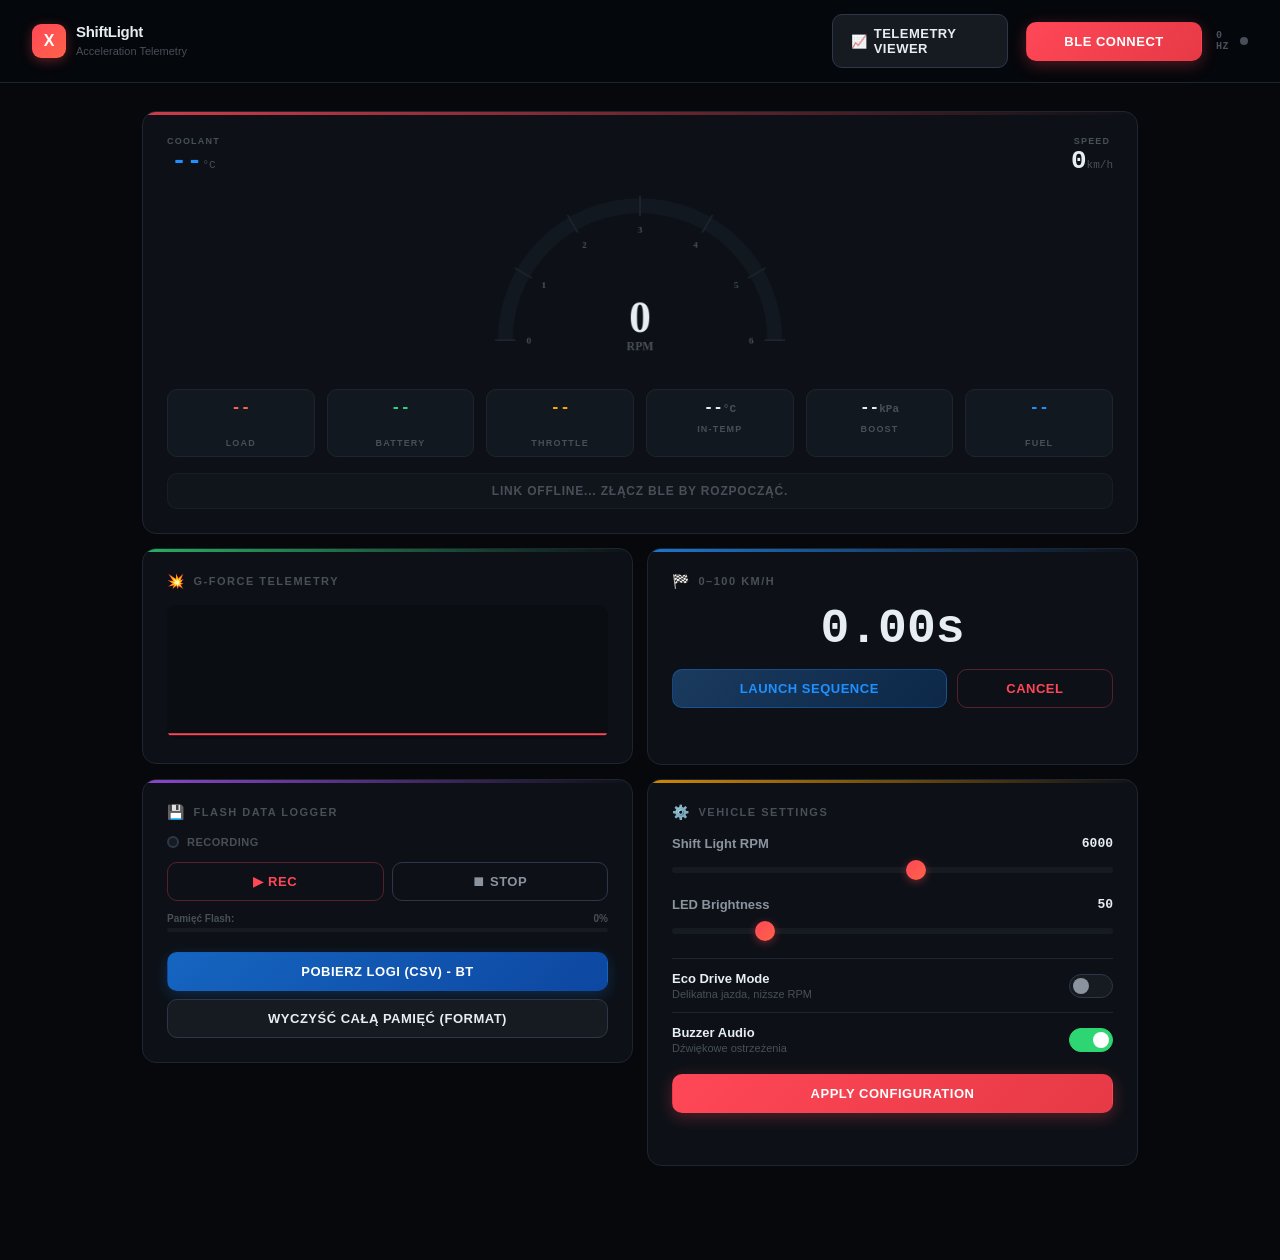
<file: index.html>
<!DOCTYPE html>
<html>
<head>
  <meta charset="utf-8">
  <title>XIAO ShiftLight Dashboard</title>
  <!-- Błyskawiczne przekierowanie do odpowiedniego folderu -->
  <meta http-equiv="refresh" content="0; url=web_app/">
  <style>
    body { background-color: #06080c; color: white; font-family: sans-serif; display: flex; align-items: center; justify-content: center; height: 100vh; margin: 0; }
  </style>
</head>
<body>
  <p>Trwa ładowanie aplikacji... Jeśli nie zostaniesz przekierowany, kliknij <a href="web_app/" style="color:#ff4757;">tutaj</a>.</p>
  <script>
    // Dodatkowy fallback w JavaScript
    window.location.replace("web_app/");
  </script>
</body>
</html>
</file>
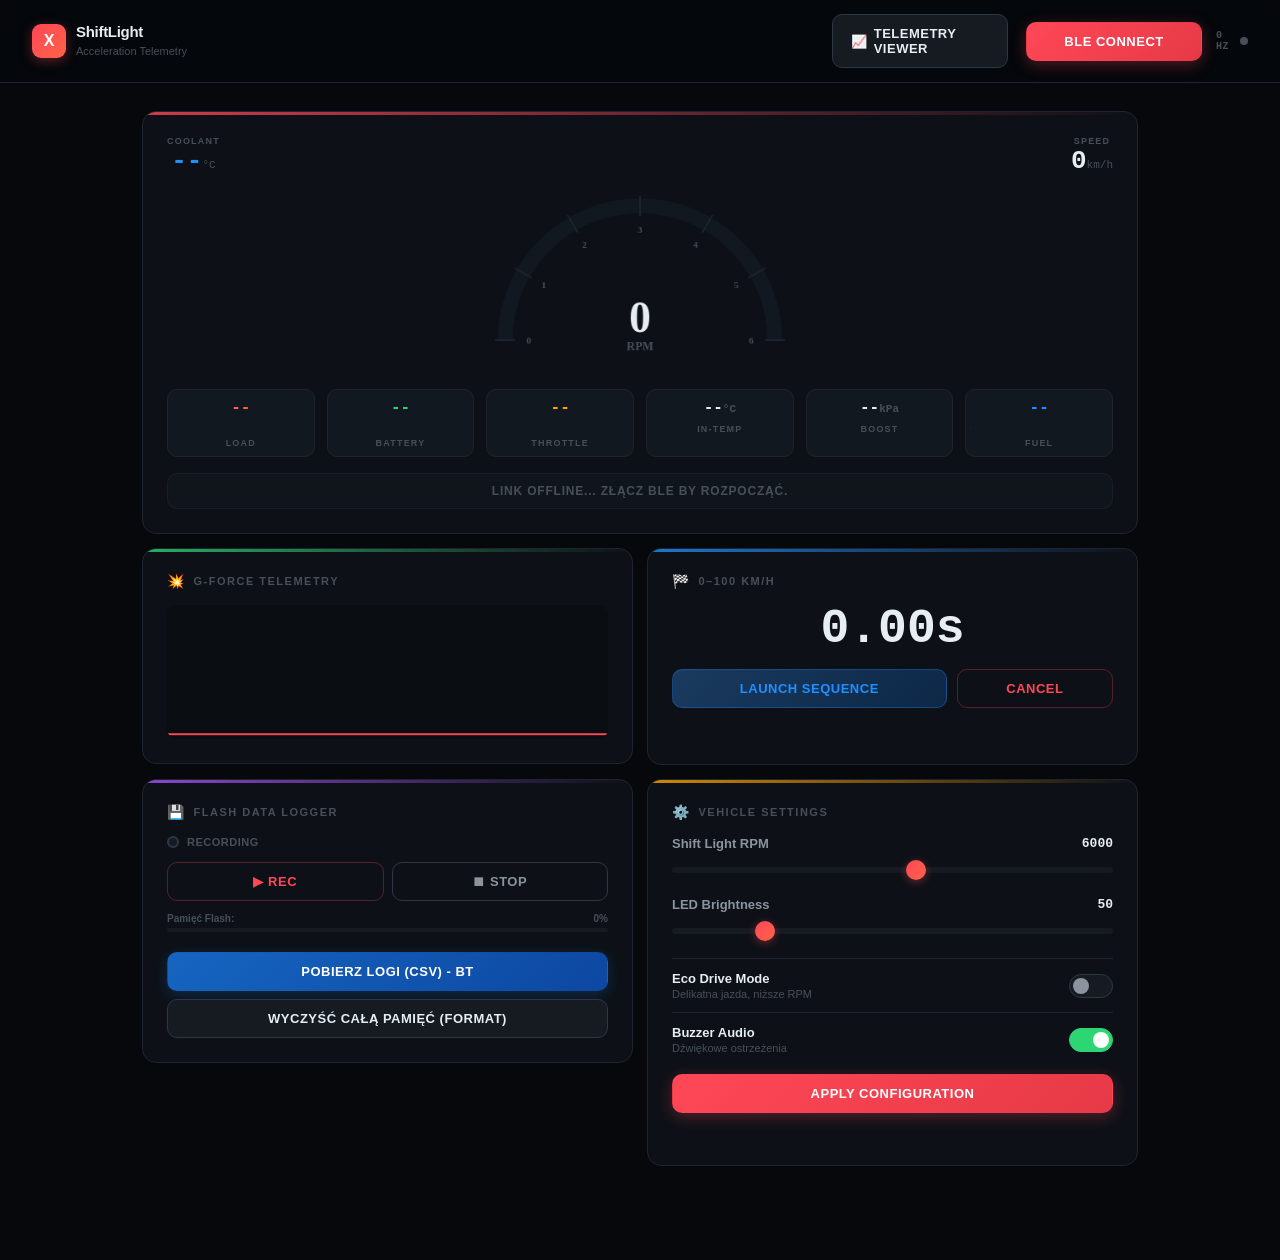
<file: web_app/index.html>
<!DOCTYPE html>
<html lang="pl">

<head>
  <meta charset="UTF-8">
  <meta name="viewport" content="width=device-width, initial-scale=1, maximum-scale=1, user-scalable=no">
  <title>XIAO ShiftLight — Dashboard</title>
  <link rel="stylesheet" href="style.css">
  <link rel="manifest" href="manifest.json">
</head>

<body>

  <!-- COUNTDOWN OVERLAY -->
  <div class="countdown-overlay" id="countdownOverlay">
    <div class="countdown-num" id="countdownNum">5</div>
  </div>

  <!-- HEADER -->
  <header class="header">
    <div class="header-brand">
      <div class="header-logo">X</div>
      <div class="header-text">
        <h1>ShiftLight</h1>
        <span>Acceleration Telemetry</span>
      </div>
    </div>
    <div class="header-status">
      <a href="viewer.html" class="btn nav-link"><span class="icon">📈</span> <span class="nav-text">Telemetry
          Viewer</span></a>
      <button id="btnConnect" class="btn btn-primary btn-connect"><span class="connect-text">BLE Connect</span></button>
      <span id="obdHz" class="obd-hz">0 Hz</span>
      <div id="connStatusDot" class="pulse-offline dot-margin"></div>
    </div>
  </header>

  <!-- MAIN CONTENT -->
  <div class="main">

    <!-- COCKPIT -->
    <div class="card cockpit" id="cockpit">
      <div class="cockpit-top">
        <div class="cockpit-corner corner-temp">
          <div class="cockpit-corner-label">Coolant</div>
          <div class="cockpit-corner-value"><span id="tempDisplay">--</span><span class="cockpit-corner-unit">°C</span>
          </div>
        </div>
        <div class="cockpit-corner corner-speed">
          <div class="cockpit-corner-label">Speed</div>
          <div class="cockpit-corner-value"><span id="speedDisplay">0</span><span
              class="cockpit-corner-unit">km/h</span></div>
        </div>
      </div>

      <div class="gauge-container">
        <canvas id="gaugeStaticCanvas" width="380" height="200"></canvas>
        <canvas id="gaugeCanvas" width="380" height="200"></canvas>
      </div>

      <div class="mini-grid">
        <div class="mini-item">
          <div class="mini-value val-orange"><span id="valLoad">--</span></div>
          <canvas id="loadCanvas" width="120" height="6" class="mini-bar"></canvas>
          <div class="mini-label">Load</div>
        </div>
        <div class="mini-item">
          <div class="mini-value val-green"><span id="valVolt">--</span></div>
          <canvas id="voltCanvas" width="120" height="6" class="mini-bar"></canvas>
          <div class="mini-label">Battery</div>
        </div>
        <div class="mini-item">
          <div class="mini-value val-yellow"><span id="valTps">--</span></div>
          <canvas id="tpsCanvas" width="120" height="6" class="mini-bar"></canvas>
          <div class="mini-label">Throttle</div>
        </div>
        <div class="mini-item">
          <div class="mini-value val-text-1"><span id="valIat">--</span><span class="mini-unit">°C</span></div>
          <div class="mini-label mt-8">In-Temp</div>
        </div>
        <div class="mini-item">
          <div class="mini-value val-text-1"><span id="valMap">--</span><span class="mini-unit">kPa</span></div>
          <div class="mini-label mt-8">Boost</div>
        </div>
        <div class="mini-item">
          <div class="mini-value val-blue"><span id="valFuel">--</span></div>
          <canvas id="fuelCanvas" width="120" height="6" class="mini-bar"></canvas>
          <div class="mini-label">Fuel</div>
        </div>
      </div>

      <div id="sysState" class="sys-state state-offline">Link Offline... Złącz BLE by rozpocząć.</div>
    </div>

    <!-- G-FORCE + TIMER -->
    <div class="grid-2col">
      <div class="card gforce-card">
        <div class="card-title"><span class="icon">💥</span> G-Force Telemetry</div>
        <canvas id="telemetryCanvas" width="460" height="140"></canvas>
      </div>
      <div class="card timer-card">
        <div class="card-title"><span class="icon">🏁</span> 0–100 km/h</div>
        <div class="timer-display" id="timeDisplay">0.00s</div>
        <div class="timer-buttons">
          <button class="btn btn-launch flex-2" onclick="startTimer()">Launch Sequence</button>
          <button class="btn btn-cancel flex-1" id="btnCancel" onclick="cancelTimer()">Cancel</button>
        </div>
        <div class="timer-status status-blue" id="timerStatus"></div>
      </div>
    </div>

    <!-- LOGGER + SETTINGS -->
    <div class="grid-2col">
      <div class="card logger-card">
        <div class="card-title"><span class="icon">💾</span> Flash Data Logger</div>
        <div class="logger-header">
          <div class="logger-status">
            <div class="rec-dot" id="logIndicator"></div>
            <span>Recording</span>
          </div>
        </div>
        <div class="logger-buttons">
          <button class="btn btn-rec flex-1" id="btnLogStart" onclick="startLogging()">▶ REC</button>
          <button class="btn btn-stop flex-1" id="btnLogStop" onclick="stopLogging()">⏹ Stop</button>
        </div>
        <div class="flash-usage" id="flashUsageContainer">
          <div class="flash-usage-label">Pamięć Flash: <span id="flashPerc">0%</span></div>
          <div class="flash-usage-bar">
            <div id="flashFill" class="flash-usage-fill"></div>
          </div>
        </div>
        <div class="dl-container">
          <button class="btn btn-primary btn-export mt-8" onclick="downloadLog()" style="width: 100%;">Pobierz Logi
            (CSV) - BT</button>
          <div class="dl-progress-bar" id="dlProgressBar" style="display:none;">
            <div class="dl-progress-fill" id="dlProgressFill"></div>
            <span class="dl-progress-text" id="dlProgressText">0%</span>
          </div>
          <button class="btn btn-danger mt-8" onclick="wipeFlash()" style="width: 100%;">Wyczyść Całą Pamięć
            (Format)</button>
        </div>
      </div>

      <div class="card settings-card">
        <div class="card-title"><span class="icon">⚙️</span> Vehicle Settings</div>
        <div class="setting-group">
          <div class="setting-label">
            Shift Light RPM
            <span class="setting-value" id="rpmVal">6000</span>
          </div>
          <input type="range" id="rpmLimit" min="1000" max="10000" step="100" value="6000"
            oninput="updateVal('rpmVal', this.value)">
        </div>
        <div class="setting-group">
          <div class="setting-label">
            LED Brightness
            <span class="setting-value" id="brtVal">50</span>
          </div>
          <input type="range" id="brightness" min="0" max="255" step="1" value="50"
            oninput="updateVal('brtVal', this.value)">
        </div>
        <div class="toggle-row">
          <div>
            <div class="toggle-label">Eco Drive Mode</div>
            <div class="toggle-desc">Delikatna jazda, niższe RPM</div>
          </div>
          <label class="switch">
            <input type="checkbox" id="ecoMode">
            <span class="slider"></span>
          </label>
        </div>
        <div class="toggle-row">
          <div>
            <div class="toggle-label">Buzzer Audio</div>
            <div class="toggle-desc">Dźwiękowe ostrzeżenia</div>
          </div>
          <label class="switch">
            <input type="checkbox" id="buzzerMode" checked>
            <span class="slider"></span>
          </label>
        </div>
        <button class="btn btn-primary btn-save" onclick="saveSettings()" id="btnSave">Apply Configuration</button>
        <div id="status"></div>
      </div>
    </div>
  </div>

  <script src="app.js"></script>
</body>

</html>
</file>
<file: web_app/style.css>
:root {
  --bg-body: #06080c;
  --bg-card: #0d1117;
  --bg-card-alt: #111820;
  --bg-input: #161b22;
  --bg-hover: #1c2230;
  --border: #1e2530;
  --border-accent: #2d3748;
  --text-1: #e6edf3;
  --text-2: #8b949e;
  --text-3: #484f58;
  --red: #ff4757;
  --green: #2ed573;
  --blue: #1e90ff;
  --yellow: #ffa502;
  --cyan: #00d2d3;
  --orange: #ff6348;
  --purple: #a855f7;
  --radius: 14px;
  --radius-sm: 10px;
  --shadow: 0 8px 32px rgba(0,0,0,0.45);
  --transition: 0.25s cubic-bezier(0.4,0,0.2,1);
}
*, *::before, *::after { margin:0; padding:0; box-sizing:border-box; }

body {
  background: var(--bg-body);
  color: var(--text-1);
  font-family: 'Segoe UI', -apple-system, BlinkMacSystemFont, Roboto, Helvetica, Arial, sans-serif;
  -webkit-font-smoothing: antialiased;
  min-height: 100vh;
  overflow-x: hidden;
}

/* === HEADER === */
.header {
  position: sticky; top: 0; z-index: 50;
  display: flex; align-items: center; justify-content: space-between;
  padding: 12px 16px;
  background: rgba(6,8,12,0.82);
  backdrop-filter: blur(20px) saturate(180%);
  -webkit-backdrop-filter: blur(20px) saturate(180%);
  border-bottom: 1px solid var(--border);
}
.header-brand { display: flex; align-items: center; gap: 10px; }
.header-logo {
  width: 34px; height: 34px;
  background: linear-gradient(135deg, var(--red), var(--orange));
  border-radius: 9px;
  display: flex; align-items: center; justify-content: center;
  font-weight: 900; font-size: 16px; color: #fff;
  box-shadow: 0 3px 12px rgba(255,71,87,0.35);
  flex-shrink: 0;
}
.header-text h1 { font-size: 15px; font-weight: 700; letter-spacing: -0.3px; line-height: 1.2; }
.header-text span { font-size: 11px; color: var(--text-3); font-weight: 500; }
.header-status {
  display: flex; align-items: center; gap: 6px;
  font-size: 11px; font-weight: 600; color: var(--text-3);
  letter-spacing: 0.5px; text-transform: uppercase;
}
.header-status .pulse {
  width: 8px; height: 8px; border-radius: 50%;
  background: var(--green);
  box-shadow: 0 0 8px rgba(46,213,115,0.6);
  animation: pulse 2s ease-in-out infinite;
  flex-shrink: 0;
}
.header-status .pulse-offline {
  width: 8px; height: 8px; border-radius: 50%;
  background: var(--text-3);
  flex-shrink: 0;
}

@keyframes pulse {
  0%, 100% { opacity: 1; transform: scale(1); }
  50% { opacity: 0.5; transform: scale(0.8); }
}

/* === MAIN === */
.main { max-width: 920px; margin: 0 auto; padding: 16px 12px 80px; }

/* === CARD === */
.card {
  background: var(--bg-card);
  border: 1px solid var(--border);
  border-radius: var(--radius);
  padding: 20px;
  margin-bottom: 14px;
  position: relative;
  overflow: hidden;
  transition: var(--transition);
}
.card::before {
  content: '';
  position: absolute; top: 0; left: 0; right: 0;
  height: 3px;
  background: var(--card-accent, linear-gradient(90deg, var(--red), var(--orange)));
  opacity: 0.8;
}
.card:hover { border-color: var(--border-accent); }
.card-title {
  font-size: 11px; font-weight: 700;
  letter-spacing: 1.5px; text-transform: uppercase;
  color: var(--text-3);
  margin-bottom: 16px;
  display: flex; align-items: center; gap: 8px;
}
.card-title .icon { font-size: 14px; }

/* === COCKPIT === */
.cockpit { --card-accent: linear-gradient(90deg, var(--red), transparent); text-align: center; padding-bottom: 16px; }
.cockpit-top { display: flex; justify-content: space-between; align-items: flex-start; margin-bottom: 0; }
.cockpit-corner { display: flex; flex-direction: column; align-items: center; gap: 2px; }
.cockpit-corner-label { font-size: 9px; font-weight: 700; letter-spacing: 1.2px; text-transform: uppercase; color: var(--text-3); }
.cockpit-corner-value { font-family: 'Segoe UI', monospace; font-size: 22px; font-weight: 700; line-height: 1; }
.cockpit-corner-unit { font-size: 11px; color: var(--text-3); font-weight: 500; }
.corner-temp .cockpit-corner-value { color: var(--blue); }
.corner-speed .cockpit-corner-value { color: var(--text-1); }
.gauge-container { 
  position: relative; width: 100%; max-width: 320px; height: 180px; 
  margin: 15px auto 5px; overflow: hidden;
}
#gaugeStaticCanvas, #gaugeCanvas { 
  position: absolute; top: 0; left: 0; 
  width: 100%; height: auto !important; 
}
#gaugeStaticCanvas { z-index: 1; }
#gaugeCanvas { z-index: 2; pointer-events: none; }

/* === MINI GAUGES GRID === */
.mini-grid { display: grid; grid-template-columns: repeat(3, 1fr); gap: 10px; margin-top: 20px; }
.mini-item {
  text-align: center; padding: 10px 4px 8px;
  background: var(--bg-card-alt);
  border: 1px solid var(--border);
  border-radius: var(--radius-sm);
  transition: var(--transition);
}
.mini-item:hover { border-color: var(--border-accent); }
.mini-value { font-family: 'Segoe UI', monospace; font-size: 16px; font-weight: 700; line-height: 1; margin-bottom: 4px; }
.mini-bar { width: 100%; height: 4px; border-radius: 2px; margin: 6px auto 4px; }
.mini-label { font-size: 9px; font-weight: 700; letter-spacing: 1.2px; text-transform: uppercase; color: var(--text-3); }

/* === HELPERS (EXTRACTED INLINE STYLES) === */
.nav-link { margin-right: 12px; border-color: transparent; padding: 6px 14px; font-size: 11px; text-decoration: none; }
.btn-connect { padding: 6px 14px; font-size: 11px; }
.obd-hz { font-size: 10px; color: var(--text-3); margin-left: 8px; font-family: monospace; font-weight: 700; }
.dot-margin { margin-left: 5px; }

.val-orange { color: var(--orange); }
.val-green { color: var(--green); }
.val-yellow { color: var(--yellow); }
.val-text-1 { color: var(--text-1); }
.val-blue { color: var(--blue); }

.mini-unit { font-size: 11px; color: var(--text-3); }
.mt-8 { margin-top: 8px; }
.mt-10 { margin-top: 10px; }

.flex-2 { flex: 2; }
.flex-1 { flex: 1; }

.status-blue { color: var(--blue); }
.logger-info { font-size: 10px; color: var(--text-3); text-align: center; margin-top: 10px; }

/* === SYSTEM STATE === */
.sys-state {
  margin-top: 16px; padding: 10px 14px;
  border-radius: var(--radius-sm);
  font-size: 12px; font-weight: 700;
  letter-spacing: 0.8px; text-transform: uppercase;
  text-align: center; transition: var(--transition);
}
.state-normal { background: rgba(46,213,115,0.08); color: var(--green); border: 1px solid rgba(46,213,115,0.15); }
.state-cold { background: rgba(30,144,255,0.08); color: var(--blue); border: 1px solid rgba(30,144,255,0.15); }
.state-eco { background: rgba(46,213,115,0.08); color: var(--green); border: 1px solid rgba(46,213,115,0.15); }
.state-offline { background: rgba(72,79,88,0.08); color: var(--text-3); border: 1px solid rgba(72,79,88,0.15); }

/* === G-FORCE === */
.gforce-card { --card-accent: linear-gradient(90deg, var(--green), transparent); }
#telemetryCanvas { width: 100%; height: auto !important; display: block; border-radius: var(--radius-sm); background: #0a0d12; }

/* === TIMER === */
.timer-card { --card-accent: linear-gradient(90deg, var(--blue), transparent); }
.timer-display {
  font-family: 'Segoe UI', monospace; font-size: 48px; font-weight: 700;
  text-align: center; margin: 8px 0 16px; line-height: 1;
  color: var(--text-1);
}
.timer-buttons { display: flex; gap: 10px; }
.timer-status { text-align: center; margin-top: 12px; font-size: 13px; font-weight: 700; letter-spacing: 1px; text-transform: uppercase; height: 20px; }

/* === DATA LOGGER === */
.logger-card { --card-accent: linear-gradient(90deg, var(--purple), transparent); }
.logger-header { display: flex; align-items: center; justify-content: space-between; margin-bottom: 14px; }
.logger-status { display: flex; align-items: center; gap: 8px; font-size: 11px; font-weight: 600; color: var(--text-3); letter-spacing: 0.5px; text-transform: uppercase; }
.rec-dot {
  width: 12px; height: 12px; border-radius: 50%;
  background: var(--bg-input); border: 2px solid var(--border-accent);
  transition: var(--transition);
}
.rec-dot.active {
  background: var(--red); border-color: var(--red);
  box-shadow: 0 0 12px rgba(255,71,87,0.5);
  animation: pulse 1s ease-in-out infinite;
}
.logger-buttons { display: flex; gap: 8px; }

/* === SETTINGS === */
.settings-card { --card-accent: linear-gradient(90deg, var(--yellow), transparent); }
.setting-group { margin-bottom: 20px; }
.setting-group:last-child { margin-bottom: 0; }
.setting-label {
  display: flex; align-items: center; justify-content: space-between;
  font-size: 13px; font-weight: 600; color: var(--text-2); margin-bottom: 8px;
}
.setting-value { font-family: 'Segoe UI', monospace; font-weight: 700; color: var(--text-1); }

/* === RANGE SLIDER === */
input[type=range] {
  -webkit-appearance: none; appearance: none;
  width: 100%; height: 6px;
  background: var(--bg-input); border-radius: 3px; outline: none;
  transition: var(--transition);
}
input[type=range]::-webkit-slider-thumb {
  -webkit-appearance: none; appearance: none;
  width: 20px; height: 20px;
  background: linear-gradient(135deg, var(--red), var(--orange));
  border-radius: 50%; cursor: pointer;
  box-shadow: 0 2px 8px rgba(255,71,87,0.4);
  transition: var(--transition);
}
input[type=range]::-webkit-slider-thumb:hover { transform: scale(1.15); box-shadow: 0 3px 12px rgba(255,71,87,0.6); }
input[type=range]::-moz-range-thumb {
  width: 20px; height: 20px;
  background: linear-gradient(135deg, var(--red), var(--orange));
  border-radius: 50%; border: none; cursor: pointer;
}

/* === TOGGLE === */
.toggle-row {
  display: flex; align-items: center; justify-content: space-between;
  padding: 12px 0; border-top: 1px solid var(--border);
}
.toggle-row:first-of-type { border-top: none; }
.toggle-label { font-size: 13px; font-weight: 600; color: var(--text-1); }
.toggle-desc { font-size: 11px; color: var(--text-3); margin-top: 2px; }
.switch { position: relative; display: inline-block; width: 44px; height: 24px; flex-shrink: 0; }
.switch input { opacity: 0; width: 0; height: 0; }
.slider {
  position: absolute; cursor: pointer; top: 0; left: 0; right: 0; bottom: 0;
  background: var(--bg-input); border: 1px solid var(--border-accent);
  transition: var(--transition); border-radius: 24px;
}
.slider::before {
  position: absolute; content: "";
  height: 16px; width: 16px; left: 3px; bottom: 3px;
  background: var(--text-2); transition: var(--transition); border-radius: 50%;
}
input:checked + .slider { background: var(--green); border-color: var(--green); }
input:checked + .slider::before { transform: translateX(20px); background: #fff; }

/* === BUTTONS === */
.btn {
  display: inline-flex; align-items: center; justify-content: center; gap: 6px;
  padding: 11px 18px;
  border: 1px solid var(--border-accent);
  background: var(--bg-input);
  color: var(--text-1);
  border-radius: var(--radius-sm);
  font-family: inherit; font-size: 13px; font-weight: 700;
  letter-spacing: 0.5px; text-transform: uppercase;
  cursor: pointer; transition: var(--transition); width: 100%;
}
.btn:hover { background: var(--bg-hover); transform: translateY(-1px); }
.btn:active { transform: translateY(0); }
.btn-primary {
  background: linear-gradient(135deg, var(--red), #e63946);
  border-color: transparent; color: #fff;
  box-shadow: 0 4px 16px rgba(255,71,87,0.3);
}
.btn-primary:hover { box-shadow: 0 6px 20px rgba(255,71,87,0.45); }
.btn-launch {
  background: linear-gradient(135deg, #1a3a5f, #0d2847);
  border-color: rgba(30,144,255,0.3); color: var(--blue);
}
.btn-launch:hover {
  background: linear-gradient(135deg, var(--blue), #1565c0);
  color: #fff; box-shadow: 0 4px 16px rgba(30,144,255,0.3);
}
.btn-cancel { background: transparent; border-color: rgba(255,71,87,0.3); color: var(--red); }
.btn-cancel:hover { background: rgba(255,71,87,0.08); }
.btn-rec { background: transparent; border-color: rgba(255,71,87,0.3); color: var(--red); }
.btn-rec:hover { background: rgba(255,71,87,0.1); }
.btn-rec.active { background: var(--red); color: #fff; border-color: var(--red); box-shadow: 0 4px 12px rgba(255,71,87,0.35); }
.btn-stop { background: transparent; border-color: var(--border-accent); color: var(--text-2); }
.btn-stop:hover { background: var(--bg-hover); }
.btn-export {
  background: linear-gradient(135deg, #1565C0, #0d47a1);
  border-color: transparent; color: #fff;
  margin-top: 10px; box-shadow: 0 4px 14px rgba(21,101,192,0.3);
}
.btn-export:hover { box-shadow: 0 6px 20px rgba(21,101,192,0.45); }
.btn-save { margin-top: 8px; }
#status { text-align: center; margin-top: 10px; font-size: 12px; font-weight: 700; letter-spacing: 0.5px; height: 18px; }

/* === DOWNLOAD PROGRESS === */
.dl-container { margin-top: 10px; }
.dl-progress-bar {
  position: relative;
  width: 100%;
  height: 20px;
  background: var(--bg-input);
  border: 1px solid var(--border);
  border-radius: 10px;
  margin-top: 10px;
  overflow: hidden;
}
.dl-progress-fill {
  height: 100%;
  background: linear-gradient(90deg, var(--blue), var(--cyan));
  width: 0%;
  transition: width 0.2s ease-out;
}
.dl-progress-text {
  position: absolute;
  top: 50%;
  left: 50%;
  transform: translate(-50%, -50%);
  font-size: 10px;
  font-weight: 800;
  color: #fff;
  text-shadow: 0 1px 2px rgba(0,0,0,0.5);
}

.flash-usage { margin-top: 12px; }
.flash-usage-label { font-size: 10px; font-weight: 700; color: var(--text-3); display: flex; justify-content: space-between; margin-bottom: 4px; }
.flash-usage-bar { width: 100%; height: 4px; background: var(--bg-input); border-radius: 2px; overflow: hidden; }
.flash-usage-fill { height: 100%; background: var(--purple); width: 0%; transition: width 0.3s ease; }

/* === COUNTDOWN === */
.countdown-overlay {
  display: none; position: fixed; inset: 0;
  background: rgba(6,8,12,0.92); z-index: 9999;
  align-items: center; justify-content: center;
  backdrop-filter: blur(12px); -webkit-backdrop-filter: blur(12px);
  transition: opacity 0.3s ease-out;
}
.countdown-num {
  font-family: 'Segoe UI', monospace; font-size: 200px; font-weight: 900;
  color: var(--red);
  text-shadow: 0 0 80px rgba(255,71,87,0.6), 0 0 160px rgba(255,71,87,0.2);
  line-height: 1;
}

/* === TWO COLUMN LAYOUT === */
.grid-2col { display: grid; grid-template-columns: 1fr; gap: 14px; align-items: start; }

@media (max-width: 480px) {
  .header { padding: 8px 12px; transition: var(--transition); }
  .header-brand { gap: 6px; }
  .header-logo { width: 30px; height: 30px; border-radius: 7px; font-size: 14px; }
  .header-text h1 { font-size: 14px; }
  .header-text span { display: none; }
  
  .header-status { gap: 4px; }
  .nav-link { padding: 6px 10px; margin-right: 4px; }
  .nav-text { display: none; }
  
  .btn-connect { padding: 5px 8px; font-size: 10px; min-width: auto; }
  
  .dot-margin { margin-left: 2px; }
}

@media (min-width: 640px) {
  .main { padding: 20px 20px 80px; }
  .card { padding: 24px; }
  .grid-2col { grid-template-columns: 1fr 1fr; }
  .cockpit-corner-value { font-size: 26px; }
  #gaugeCanvas { max-width: 380px; }
  .countdown-num { font-size: 280px; }
  .mini-grid { gap: 12px; }
}

@media (min-width: 1024px) {
  .main { max-width: 1060px; padding: 28px 32px 80px; }
  .header { padding: 14px 32px; }
  .mini-grid { grid-template-columns: repeat(6, 1fr); }
}

::-webkit-scrollbar { width: 6px; }
::-webkit-scrollbar-track { background: transparent; }
::-webkit-scrollbar-thumb { background: var(--border-accent); border-radius: 3px; }

@keyframes fadeUp {
  from { opacity: 0; transform: translateY(12px); }
  to { opacity: 1; transform: translateY(0); }
}
.card { animation: fadeUp 0.5s ease-out both; }
.card:nth-child(2) { animation-delay: 0.05s; }
.card:nth-child(3) { animation-delay: 0.1s; }
.card:nth-child(4) { animation-delay: 0.15s; }
.card:nth-child(5) { animation-delay: 0.2s; }
</file>
